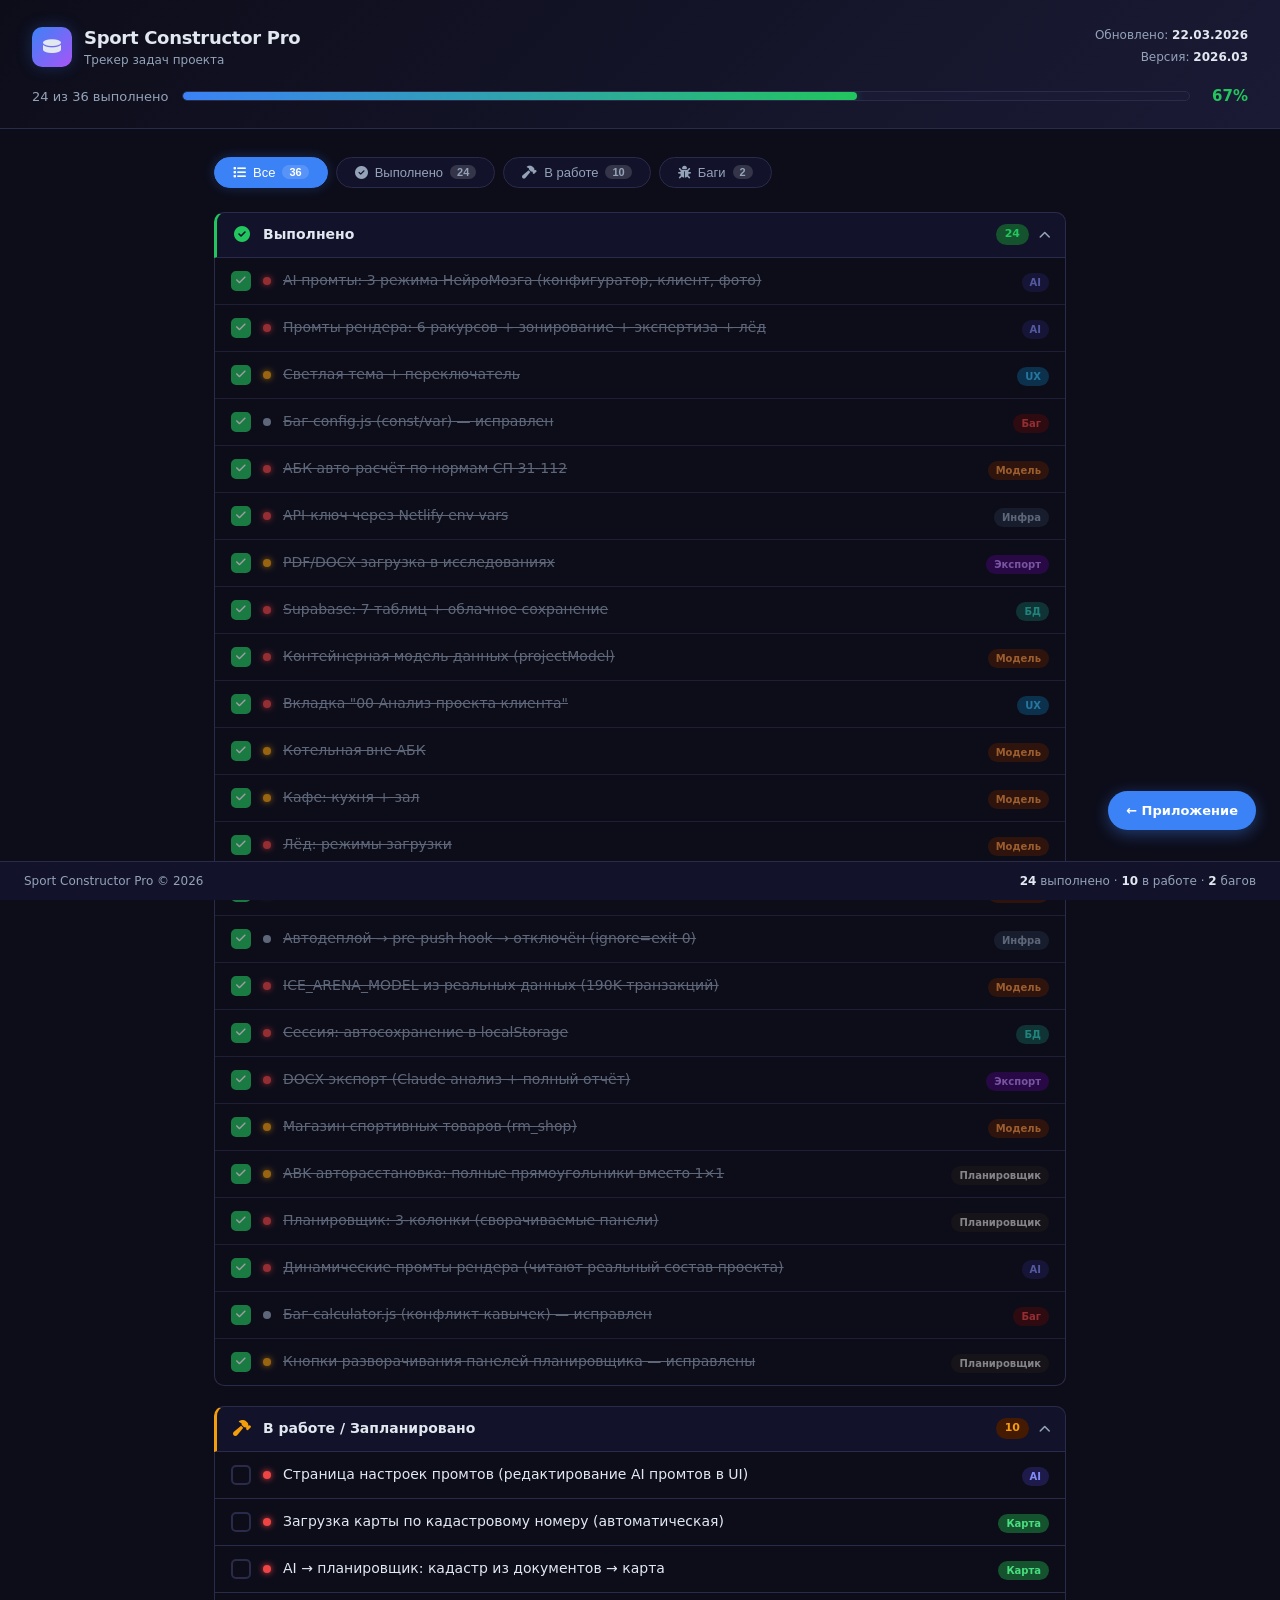
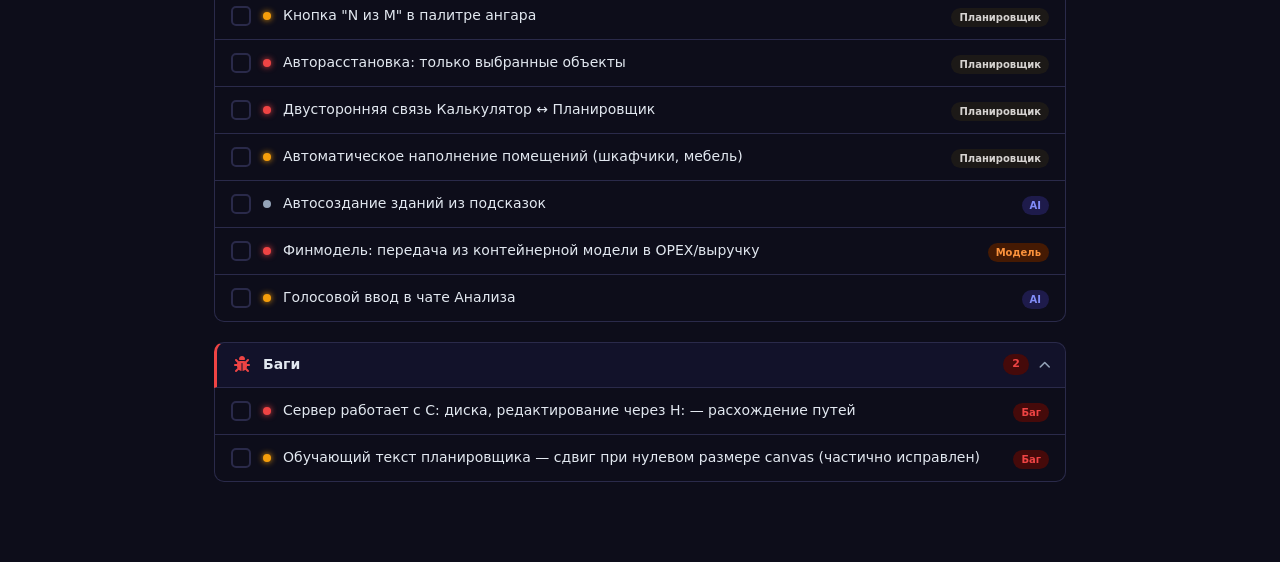
<file: tasks.html>
<!DOCTYPE html>
<html lang="ru">
<head>
  <meta charset="UTF-8">
  <meta name="viewport" content="width=device-width, initial-scale=1.0">
  <title>Sport Constructor — Задачи</title>
  <link rel="stylesheet" href="https://cdnjs.cloudflare.com/ajax/libs/font-awesome/6.5.0/css/all.min.css">
  <style>
    *, *::before, *::after { box-sizing: border-box; margin: 0; padding: 0; }

    :root {
      --bg:        #0d0d1a;
      --bg2:       #12122a;
      --bg3:       #1a1a35;
      --border:    #2a2a4a;
      --text:      #e2e8f0;
      --muted:     #94a3b8;
      --blue:      #3b82f6;
      --blue-dim:  #1e3a5f;
      --green:     #22c55e;
      --green-dim: #14532d;
      --amber:     #f59e0b;
      --amber-dim: #451a03;
      --red:       #ef4444;
      --red-dim:   #450a0a;
      --purple:    #a855f7;
      --purple-dim:#3b0764;
    }

    html, body {
      min-height: 100vh;
      background: var(--bg);
      color: var(--text);
      font-family: 'Segoe UI', system-ui, -apple-system, sans-serif;
      font-size: 15px;
      line-height: 1.5;
    }

    /* ── SCROLLBAR ── */
    ::-webkit-scrollbar { width: 6px; }
    ::-webkit-scrollbar-track { background: var(--bg2); }
    ::-webkit-scrollbar-thumb { background: var(--border); border-radius: 3px; }

    /* ── HEADER ── */
    .header {
      background: linear-gradient(135deg, #0d0d1a 0%, #1a1a35 100%);
      border-bottom: 1px solid var(--border);
      padding: 24px 32px 20px;
      position: sticky;
      top: 0;
      z-index: 100;
      backdrop-filter: blur(12px);
    }
    .header-top {
      display: flex;
      align-items: center;
      justify-content: space-between;
      margin-bottom: 16px;
      flex-wrap: wrap;
      gap: 12px;
    }
    .logo {
      display: flex;
      align-items: center;
      gap: 12px;
    }
    .logo-icon {
      width: 40px; height: 40px;
      background: linear-gradient(135deg, var(--blue), var(--purple));
      border-radius: 10px;
      display: flex; align-items: center; justify-content: center;
      font-size: 18px;
      box-shadow: 0 0 16px #3b82f640;
    }
    .logo-text h1 {
      font-size: 18px; font-weight: 700; color: var(--text);
      letter-spacing: -0.3px;
    }
    .logo-text p { font-size: 12px; color: var(--muted); }

    .header-meta {
      text-align: right;
      font-size: 12px;
      color: var(--muted);
      line-height: 1.8;
    }
    .header-meta strong { color: var(--text); }

    /* ── PROGRESS BAR ── */
    .progress-section {
      display: flex;
      align-items: center;
      gap: 14px;
    }
    .progress-label {
      font-size: 13px;
      color: var(--muted);
      white-space: nowrap;
    }
    .progress-bar-wrap {
      flex: 1;
      background: var(--bg3);
      border-radius: 99px;
      height: 10px;
      overflow: hidden;
      border: 1px solid var(--border);
    }
    .progress-bar-fill {
      height: 100%;
      background: linear-gradient(90deg, var(--blue), var(--green));
      border-radius: 99px;
      transition: width 0.6s cubic-bezier(.4,0,.2,1);
      box-shadow: 0 0 8px #22c55e60;
    }
    .progress-pct {
      font-size: 15px;
      font-weight: 700;
      color: var(--green);
      white-space: nowrap;
      min-width: 44px;
      text-align: right;
    }

    /* ── MAIN LAYOUT ── */
    .main { max-width: 900px; margin: 0 auto; padding: 28px 24px 60px; }

    /* ── FILTER BUTTONS ── */
    .filters {
      display: flex;
      gap: 8px;
      margin-bottom: 24px;
      flex-wrap: wrap;
    }
    .filter-btn {
      padding: 7px 18px;
      border-radius: 99px;
      border: 1px solid var(--border);
      background: var(--bg2);
      color: var(--muted);
      cursor: pointer;
      font-size: 13px;
      font-weight: 500;
      transition: all .2s;
      display: flex;
      align-items: center;
      gap: 7px;
      user-select: none;
    }
    .filter-btn:hover { border-color: var(--blue); color: var(--text); }
    .filter-btn.active {
      background: var(--blue);
      border-color: var(--blue);
      color: #fff;
      box-shadow: 0 0 12px #3b82f640;
    }
    .filter-btn.active-green  { background: var(--green);  border-color: var(--green);  color: #0d0d1a; box-shadow: 0 0 12px #22c55e40; }
    .filter-btn.active-amber  { background: var(--amber);  border-color: var(--amber);  color: #0d0d1a; box-shadow: 0 0 12px #f59e0b40; }
    .filter-btn.active-red    { background: var(--red);    border-color: var(--red);    color: #fff;    box-shadow: 0 0 12px #ef444440; }
    .filter-count {
      background: rgba(255,255,255,.15);
      border-radius: 99px;
      padding: 1px 7px;
      font-size: 11px;
      font-weight: 700;
    }

    /* ── CATEGORY SECTION ── */
    .category-section { margin-bottom: 20px; }
    .category-header {
      display: flex;
      align-items: center;
      gap: 10px;
      padding: 10px 14px;
      background: var(--bg2);
      border: 1px solid var(--border);
      border-radius: 10px 10px 0 0;
      cursor: pointer;
      user-select: none;
      transition: background .15s;
    }
    .category-header:hover { background: var(--bg3); }
    .category-header.collapsed { border-radius: 10px; }
    .cat-icon { font-size: 16px; width: 22px; text-align: center; }
    .cat-title { font-weight: 600; font-size: 14px; flex: 1; }
    .cat-badge {
      font-size: 11px;
      font-weight: 700;
      padding: 2px 9px;
      border-radius: 99px;
    }
    .cat-badge-done   { background: var(--green-dim); color: var(--green); }
    .cat-badge-wip    { background: var(--amber-dim); color: var(--amber); }
    .cat-badge-bug    { background: var(--red-dim);   color: var(--red);   }
    .cat-chevron { color: var(--muted); font-size: 12px; transition: transform .25s; }
    .cat-chevron.open { transform: rotate(180deg); }

    .task-list {
      border: 1px solid var(--border);
      border-top: none;
      border-radius: 0 0 10px 10px;
      overflow: hidden;
    }
    .task-list.collapsed { display: none; }

    /* ── TASK ITEM ── */
    .task-item {
      display: flex;
      align-items: flex-start;
      gap: 12px;
      padding: 12px 16px;
      border-top: 1px solid var(--border);
      transition: background .15s;
      cursor: pointer;
      position: relative;
    }
    .task-item:first-child { border-top: none; }
    .task-item:hover { background: var(--bg3); }
    .task-item.done { opacity: .6; }
    .task-item.hidden { display: none; }

    /* Checkbox */
    .task-check {
      width: 20px; height: 20px;
      border-radius: 5px;
      border: 2px solid var(--border);
      background: transparent;
      display: flex; align-items: center; justify-content: center;
      flex-shrink: 0;
      margin-top: 1px;
      transition: all .2s;
      cursor: pointer;
    }
    .task-check:hover { border-color: var(--blue); }
    .task-item.done .task-check {
      background: var(--green);
      border-color: var(--green);
    }
    .task-check i { display: none; color: #fff; font-size: 11px; }
    .task-item.done .task-check i { display: block; }

    /* Priority dot */
    .priority-dot {
      width: 8px; height: 8px;
      border-radius: 50%;
      flex-shrink: 0;
      margin-top: 7px;
    }
    .priority-high   { background: var(--red);    box-shadow: 0 0 6px var(--red); }
    .priority-medium { background: var(--amber);  box-shadow: 0 0 6px var(--amber); }
    .priority-low    { background: var(--muted);  }

    /* Task text */
    .task-text {
      flex: 1;
      font-size: 14px;
      line-height: 1.5;
      transition: all .2s;
    }
    .task-item.done .task-text {
      text-decoration: line-through;
      color: var(--muted);
    }

    /* Category badge on task */
    .task-badge {
      font-size: 10px;
      font-weight: 600;
      padding: 2px 8px;
      border-radius: 99px;
      white-space: nowrap;
      align-self: flex-start;
      margin-top: 3px;
    }
    .badge-ai     { background: #1e1b4b; color: #818cf8; }
    .badge-ux     { background: #0c4a6e; color: #38bdf8; }
    .badge-db     { background: #134e4a; color: #2dd4bf; }
    .badge-export { background: #3b0764; color: #c084fc; }
    .badge-map    { background: #14532d; color: #4ade80; }
    .badge-model  { background: #451a03; color: #fb923c; }
    .badge-infra  { background: #1e293b; color: #94a3b8; }
    .badge-bug    { background: var(--red-dim); color: var(--red); }
    .badge-planner{ background: #1c1917; color: #d6d3d1; }

    /* ── EMPTY STATE ── */
    .empty-state {
      text-align: center;
      padding: 48px 24px;
      color: var(--muted);
      display: none;
    }
    .empty-state i { font-size: 36px; margin-bottom: 12px; display: block; }

    /* ── FOOTER ── */
    .footer-bar {
      position: fixed;
      bottom: 0; left: 0; right: 0;
      background: var(--bg2);
      border-top: 1px solid var(--border);
      padding: 10px 24px;
      display: flex;
      align-items: center;
      justify-content: space-between;
      font-size: 12px;
      color: var(--muted);
      z-index: 100;
    }
    .footer-bar span strong { color: var(--text); }

    /* ── ANIMATIONS ── */
    @keyframes fadeIn {
      from { opacity: 0; transform: translateY(6px); }
      to   { opacity: 1; transform: translateY(0); }
    }
    .category-section { animation: fadeIn .3s ease both; }
    .category-section:nth-child(1) { animation-delay: .05s; }
    .category-section:nth-child(2) { animation-delay: .10s; }
    .category-section:nth-child(3) { animation-delay: .15s; }
  </style>
</head>
<body>

<div class="header">
  <div class="header-top">
    <div class="logo">
      <div class="logo-icon"><i class="fa-solid fa-hockey-puck"></i></div>
      <div class="logo-text">
        <h1>Sport Constructor Pro</h1>
        <p>Трекер задач проекта</p>
      </div>
    </div>
    <div class="header-meta">
      <div>Обновлено: <strong id="lastUpdated">—</strong></div>
      <div>Версия: <strong>2026.03</strong></div>
    </div>
  </div>
  <div class="progress-section">
    <div class="progress-label" id="progressLabel">0 из 0 выполнено</div>
    <div class="progress-bar-wrap">
      <div class="progress-bar-fill" id="progressFill" style="width:0%"></div>
    </div>
    <div class="progress-pct" id="progressPct">0%</div>
  </div>
</div>

<div class="main">

  <div class="filters" id="filters">
    <button class="filter-btn active" data-filter="all" onclick="setFilter('all',this)">
      <i class="fa-solid fa-list"></i> Все <span class="filter-count" id="cnt-all">0</span>
    </button>
    <button class="filter-btn" data-filter="done" onclick="setFilter('done',this)">
      <i class="fa-solid fa-circle-check"></i> Выполнено <span class="filter-count" id="cnt-done">0</span>
    </button>
    <button class="filter-btn" data-filter="wip" onclick="setFilter('wip',this)">
      <i class="fa-solid fa-hammer"></i> В работе <span class="filter-count" id="cnt-wip">0</span>
    </button>
    <button class="filter-btn" data-filter="bug" onclick="setFilter('bug',this)">
      <i class="fa-solid fa-bug"></i> Баги <span class="filter-count" id="cnt-bug">0</span>
    </button>
  </div>

  <div id="taskContainer"></div>
  <div class="empty-state" id="emptyState">
    <i class="fa-solid fa-filter-circle-xmark"></i>
    Нет задач по выбранному фильтру
  </div>

</div>

<div class="footer-bar">
  <span>Sport Constructor Pro © 2026</span>
  <span>
    <strong id="footerDone">0</strong> выполнено ·
    <strong id="footerWip">0</strong> в работе ·
    <strong id="footerBug">0</strong> багов
  </span>
</div>

<script>
/* ══════════════════════════════════════════════
   TASK DATA
══════════════════════════════════════════════ */
const TASKS = [
  /* ── ВЫПОЛНЕНО ── */
  { id:'t01', status:'done', priority:'high',   badge:'ai',     text:'AI промты: 3 режима НейроМозга (конфигуратор, клиент, фото)' },
  { id:'t02', status:'done', priority:'high',   badge:'ai',     text:'Промты рендера: 6 ракурсов + зонирование + экспертиза + лёд' },
  { id:'t03', status:'done', priority:'medium', badge:'ux',     text:'Светлая тема + переключатель' },
  { id:'t04', status:'done', priority:'low',    badge:'bug',    text:'Баг config.js (const/var) — исправлен' },
  { id:'t05', status:'done', priority:'high',   badge:'model',  text:'АБК авто-расчёт по нормам СП 31-112' },
  { id:'t06', status:'done', priority:'high',   badge:'infra',  text:'API-ключ через Netlify env vars' },
  { id:'t07', status:'done', priority:'medium', badge:'export', text:'PDF/DOCX загрузка в исследованиях' },
  { id:'t08', status:'done', priority:'high',   badge:'db',     text:'Supabase: 7 таблиц + облачное сохранение' },
  { id:'t09', status:'done', priority:'high',   badge:'model',  text:'Контейнерная модель данных (projectModel)' },
  { id:'t10', status:'done', priority:'high',   badge:'ux',     text:'Вкладка "00 Анализ проекта клиента"' },
  { id:'t11', status:'done', priority:'medium', badge:'model',  text:'Котельная вне АБК' },
  { id:'t12', status:'done', priority:'medium', badge:'model',  text:'Кафе: кухня + зал' },
  { id:'t13', status:'done', priority:'high',   badge:'model',  text:'Лёд: режимы загрузки' },
  { id:'t14', status:'done', priority:'medium', badge:'model',  text:'АБК привязка к ангару' },
  { id:'t15', status:'done', priority:'low',    badge:'infra',  text:'Автодеплой → pre-push hook → отключён (ignore=exit 0)' },
  { id:'t16', status:'done', priority:'high',   badge:'model',  text:'ICE_ARENA_MODEL из реальных данных (190K транзакций)' },
  { id:'t17', status:'done', priority:'high',   badge:'db',     text:'Сессия: автосохранение в localStorage' },
  { id:'t18', status:'done', priority:'high',   badge:'export', text:'DOCX экспорт (Claude анализ + полный отчёт)' },
  { id:'t19', status:'done', priority:'medium', badge:'model',  text:'Магазин спортивных товаров (rm_shop)' },
  { id:'t20', status:'done', priority:'medium', badge:'planner',text:'ABK авторасстановка: полные прямоугольники вместо 1×1' },
  { id:'t21', status:'done', priority:'high',   badge:'planner',text:'Планировщик: 3-колонки (сворачиваемые панели)' },
  { id:'t22', status:'done', priority:'high',   badge:'ai',     text:'Динамические промты рендера (читают реальный состав проекта)' },
  { id:'t23', status:'done', priority:'low',    badge:'bug',    text:'Баг calculator.js (конфликт кавычек) — исправлен' },
  { id:'t24', status:'done', priority:'medium', badge:'planner',text:'Кнопки разворачивания панелей планировщика — исправлены' },

  /* ── В РАБОТЕ / ЗАПЛАНИРОВАНО ── */
  { id:'t25', status:'wip', priority:'high',   badge:'ai',     text:'Страница настроек промтов (редактирование AI промтов в UI)' },
  { id:'t26', status:'wip', priority:'high',   badge:'map',    text:'Загрузка карты по кадастровому номеру (автоматическая)' },
  { id:'t27', status:'wip', priority:'high',   badge:'map',    text:'AI → планировщик: кадастр из документов → карта' },
  { id:'t28', status:'wip', priority:'medium', badge:'planner',text:'Кнопка "N из M" в палитре ангара' },
  { id:'t29', status:'wip', priority:'high',   badge:'planner',text:'Авторасстановка: только выбранные объекты' },
  { id:'t30', status:'wip', priority:'high',   badge:'planner',text:'Двусторонняя связь Калькулятор ↔ Планировщик' },
  { id:'t31', status:'wip', priority:'medium', badge:'planner',text:'Автоматическое наполнение помещений (шкафчики, мебель)' },
  { id:'t32', status:'wip', priority:'low',    badge:'ai',     text:'Автосоздание зданий из подсказок' },
  { id:'t33', status:'wip', priority:'high',   badge:'model',  text:'Финмодель: передача из контейнерной модели в OPEX/выручку' },
  { id:'t34', status:'wip', priority:'medium', badge:'ai',     text:'Голосовой ввод в чате Анализа' },

  /* ── БАГИ ── */
  { id:'t35', status:'bug', priority:'high',   badge:'bug',    text:'Сервер работает с C: диска, редактирование через H: — расхождение путей' },
  { id:'t36', status:'bug', priority:'medium', badge:'bug',    text:'Обучающий текст планировщика — сдвиг при нулевом размере canvas (частично исправлен)' },
];

/* ══════════════════════════════════════════════
   STATE
══════════════════════════════════════════════ */
const STORAGE_KEY = 'sc_tasks';
let state = {};      // { taskId: true/false } — overrides for done/not-done
let currentFilter = 'all';

function loadState() {
  try { state = JSON.parse(localStorage.getItem(STORAGE_KEY)) || {}; }
  catch { state = {}; }
}
function saveState() {
  localStorage.setItem(STORAGE_KEY, JSON.stringify(state));
}
function isChecked(task) {
  if (task.id in state) return state[task.id];
  return task.status === 'done';
}

/* ══════════════════════════════════════════════
   RENDER
══════════════════════════════════════════════ */
const SECTIONS = [
  { key:'done', label:'Выполнено', icon:'fa-circle-check', badgeClass:'cat-badge-done',
    headerColor:'#22c55e20', iconColor:'#22c55e' },
  { key:'wip',  label:'В работе / Запланировано', icon:'fa-hammer', badgeClass:'cat-badge-wip',
    headerColor:'#f59e0b20', iconColor:'#f59e0b' },
  { key:'bug',  label:'Баги', icon:'fa-bug', badgeClass:'cat-badge-bug',
    headerColor:'#ef444420', iconColor:'#ef4444' },
];

const PRIORITY_CLASS = { high:'priority-high', medium:'priority-medium', low:'priority-low' };
const PRIORITY_TITLE = { high:'Высокий приоритет', medium:'Средний приоритет', low:'Низкий приоритет' };

function getBadgeLabel(badge) {
  const map = {
    ai:'AI', ux:'UX', db:'БД', export:'Экспорт', map:'Карта',
    model:'Модель', infra:'Инфра', bug:'Баг', planner:'Планировщик',
  };
  return map[badge] || badge;
}

function render() {
  const container = document.getElementById('taskContainer');
  container.innerHTML = '';

  // Collapse states from DOM (preserve between renders)
  const collapseState = {};
  document.querySelectorAll('.category-section').forEach(sec => {
    const key = sec.dataset.skey;
    const list = sec.querySelector('.task-list');
    if (list) collapseState[key] = list.classList.contains('collapsed');
  });

  let totalVisible = 0;

  SECTIONS.forEach(sec => {
    let tasks = TASKS.filter(t => t.status === sec.key);

    // Apply filter
    if (currentFilter !== 'all' && currentFilter !== sec.key) {
      // section hidden
      tasks = [];
    }

    if (currentFilter === 'done') {
      // show tasks that are checked, regardless of original status
      tasks = TASKS.filter(t => isChecked(t));
    }
    if (currentFilter === 'wip') {
      tasks = TASKS.filter(t => t.status === 'wip' && !isChecked(t));
    }
    if (currentFilter === 'bug') {
      tasks = TASKS.filter(t => t.status === 'bug');
    }
    if (currentFilter === 'all') {
      tasks = TASKS.filter(t => t.status === sec.key);
    }

    if (tasks.length === 0) return;

    totalVisible += tasks.length;

    const isCollapsed = collapseState[sec.key] !== undefined ? collapseState[sec.key] : false;

    const section = document.createElement('div');
    section.className = 'category-section';
    section.dataset.skey = sec.key;

    const header = document.createElement('div');
    header.className = 'category-header' + (isCollapsed ? ' collapsed' : '');
    header.style.borderLeft = `3px solid ${sec.iconColor}`;
    header.innerHTML = `
      <span class="cat-icon" style="color:${sec.iconColor}"><i class="fa-solid ${sec.icon}"></i></span>
      <span class="cat-title">${sec.label}</span>
      <span class="cat-badge ${sec.badgeClass}">${tasks.length}</span>
      <i class="fa-solid fa-chevron-down cat-chevron ${isCollapsed ? '' : 'open'}"></i>
    `;
    header.onclick = () => toggleSection(sec.key);

    const list = document.createElement('div');
    list.className = 'task-list' + (isCollapsed ? ' collapsed' : '');
    list.id = 'list-' + sec.key;

    tasks.forEach(task => {
      const checked = isChecked(task);
      const item = document.createElement('div');
      item.className = 'task-item' + (checked ? ' done' : '');
      item.dataset.tid = task.id;
      item.dataset.status = task.status;
      item.title = 'Нажмите, чтобы ' + (checked ? 'снять отметку' : 'отметить выполненным');
      item.innerHTML = `
        <div class="task-check" onclick="toggleTask('${task.id}',event)">
          <i class="fa-solid fa-check"></i>
        </div>
        <div class="priority-dot ${PRIORITY_CLASS[task.priority]}" title="${PRIORITY_TITLE[task.priority]}"></div>
        <div class="task-text">${task.text}</div>
        <span class="task-badge badge-${task.badge}">${getBadgeLabel(task.badge)}</span>
      `;
      item.onclick = (e) => {
        if (!e.target.closest('.task-check')) toggleTask(task.id, e);
      };
      list.appendChild(item);
    });

    section.appendChild(header);
    section.appendChild(list);
    container.appendChild(section);
  });

  document.getElementById('emptyState').style.display = totalVisible === 0 ? 'block' : 'none';

  updateCounts();
  updateProgress();
}

function toggleSection(key) {
  const list = document.getElementById('list-' + key);
  const header = list?.previousElementSibling;
  if (!list) return;
  const collapsed = list.classList.toggle('collapsed');
  if (header) {
    header.classList.toggle('collapsed', collapsed);
    const chevron = header.querySelector('.cat-chevron');
    if (chevron) chevron.classList.toggle('open', !collapsed);
  }
}

/* ══════════════════════════════════════════════
   TOGGLE TASK
══════════════════════════════════════════════ */
function toggleTask(id, e) {
  e.stopPropagation();
  const task = TASKS.find(t => t.id === id);
  if (!task) return;
  const current = isChecked(task);
  state[id] = !current;
  saveState();
  updateLastUpdated();
  render();
}

/* ══════════════════════════════════════════════
   FILTER
══════════════════════════════════════════════ */
function setFilter(filter, btn) {
  currentFilter = filter;
  document.querySelectorAll('.filter-btn').forEach(b => {
    b.classList.remove('active','active-green','active-amber','active-red');
  });
  const colorMap = { all:'active', done:'active-green', wip:'active-amber', bug:'active-red' };
  btn.classList.add(colorMap[filter] || 'active');
  render();
}

/* ══════════════════════════════════════════════
   COUNTS & PROGRESS
══════════════════════════════════════════════ */
function updateCounts() {
  const all   = TASKS.length;
  const done  = TASKS.filter(t => isChecked(t)).length;
  const wip   = TASKS.filter(t => t.status === 'wip' && !isChecked(t)).length;
  const bug   = TASKS.filter(t => t.status === 'bug').length;

  document.getElementById('cnt-all').textContent  = all;
  document.getElementById('cnt-done').textContent = done;
  document.getElementById('cnt-wip').textContent  = wip;
  document.getElementById('cnt-bug').textContent  = bug;

  document.getElementById('footerDone').textContent = done;
  document.getElementById('footerWip').textContent  = wip;
  document.getElementById('footerBug').textContent  = bug;
}

function updateProgress() {
  const total = TASKS.length;
  const done  = TASKS.filter(t => isChecked(t)).length;
  const pct   = total ? Math.round((done / total) * 100) : 0;

  document.getElementById('progressLabel').textContent = `${done} из ${total} выполнено`;
  document.getElementById('progressFill').style.width  = pct + '%';
  document.getElementById('progressPct').textContent   = pct + '%';
}

/* ══════════════════════════════════════════════
   LAST UPDATED
══════════════════════════════════════════════ */
function updateLastUpdated() {
  const now = new Date();
  const fmt = now.toLocaleString('ru-RU', {
    day:'2-digit', month:'2-digit', year:'numeric',
    hour:'2-digit', minute:'2-digit'
  });
  localStorage.setItem('sc_tasks_updated', fmt);
  document.getElementById('lastUpdated').textContent = fmt;
}
function loadLastUpdated() {
  const stored = localStorage.getItem('sc_tasks_updated');
  document.getElementById('lastUpdated').textContent = stored || '22.03.2026';
}

/* ══════════════════════════════════════════════
   INIT
══════════════════════════════════════════════ */
loadState();
loadLastUpdated();
render();
</script>
  <a href="/" style="position:fixed;bottom:70px;right:24px;z-index:9999;background:#3b82f6;color:#fff;border-radius:50px;padding:10px 18px;text-decoration:none;font-size:13px;font-weight:600;box-shadow:0 4px 16px rgba(59,130,246,0.4)">← Приложение</a>
</body>
</html>
</file>
